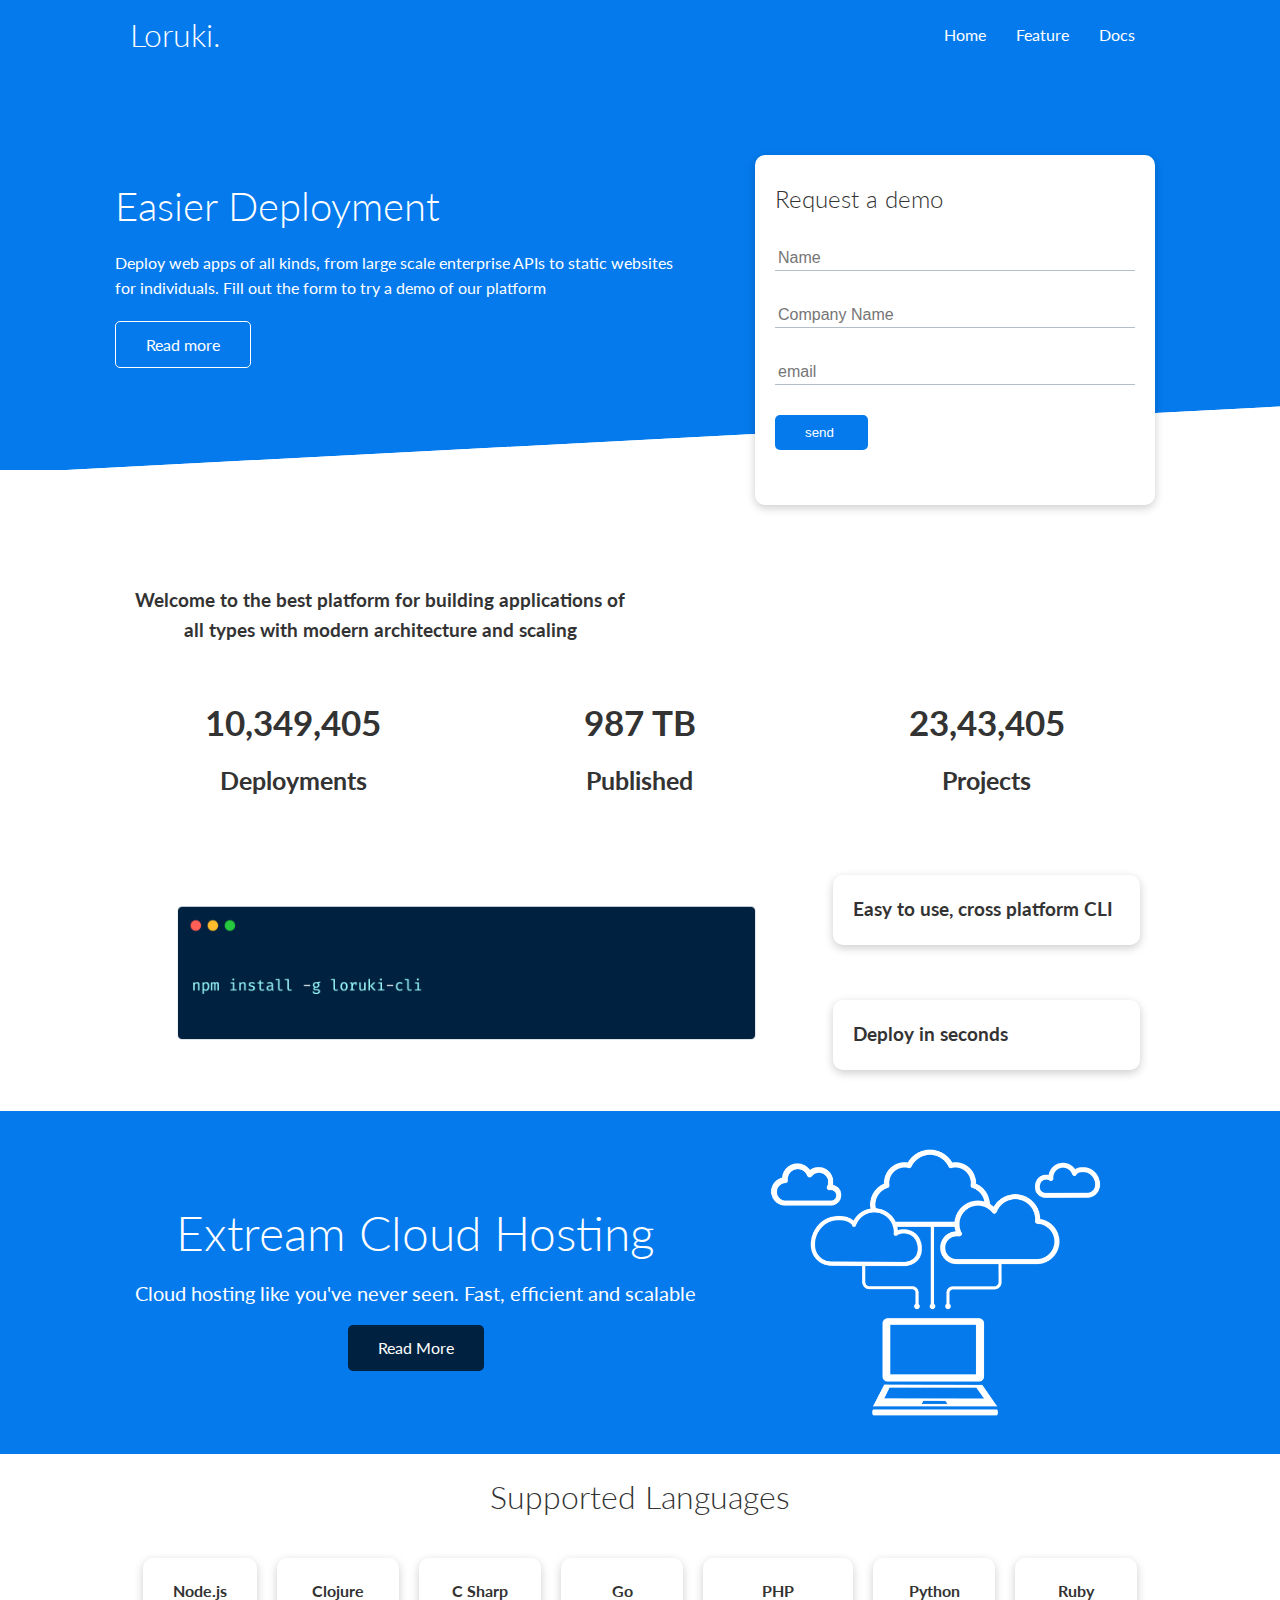
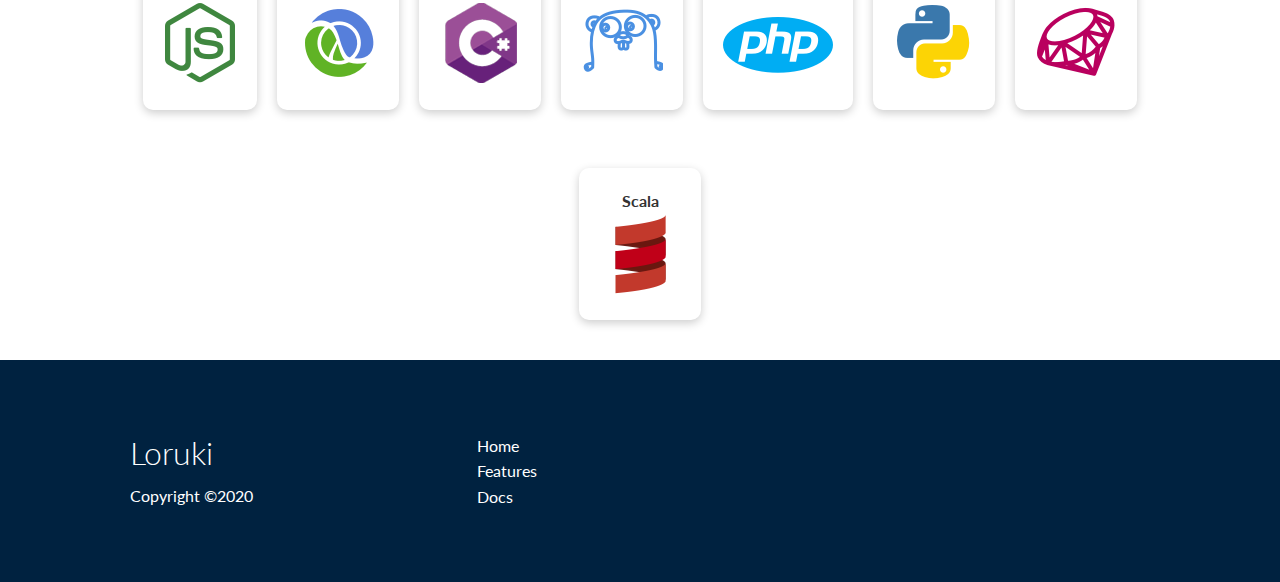
<file: index.html>
<!DOCTYPE html>
<html lang="en">
  <head>
    <meta charset="UTF-8" />
    <meta http-equiv="X-UA-Compatible" content="IE=edge" />
    <meta name="viewport" content="width=device-width, initial-scale=1.0" />
    <link
      rel="stylesheet"
      href="https://cdnjs.cloudflare.com/ajax/libs/font-awesome/6.2.1/css/all.min.css"
      integrity="sha512-MV7K8+y+gLIBoVD59lQIYicR65iaqukzvf/nwasF0nqhPay5w/9lJmVM2hMDcnK1OnMGCdVK+iQrJ7lzPJQd1w=="
      crossorigin="anonymous"
      referrerpolicy="no-referrer"
    />
    <link rel="stylesheet" href="css/style.css" />
    <title>Loruki | Cloud Hosting For Everyone</title>
  </head>
  <body>
    <!--Navbar-->
    <div class="navbar">
      <div class="container flex">
        <h1 class="logo">Loruki.</h1>
        <nav>
          <ul>
            <li><a href="index.html">Home</a></li>
            <li><a href="Features.html">Feature</a></li>
            <li><a href="docs.html">Docs</a></li>
          </ul>
        </nav>
      </div>
    </div>
    <!--Showcase-->
    <section class="showcase">
      <div class="container grid">
        <div class="showcase-text">
          <h1>Easier Deployment</h1>
          <p>
            Deploy web apps of all kinds, from large scale enterprise APIs to
            static websites for individuals. Fill out the form to try a demo of
            our platform
          </p>
          <a href="feature.html" class="btn btn-outline">Read more</a>
        </div>
        <div class="showcase-form card">
          <h2>Request a demo</h2>
          <form>
            <div class="form-control">
              <input type="text" name="name" placeholder="Name" required />
            </div>
            <div class="form-control">
              <input
                type="text"
                name="company"
                placeholder="Company Name"
                required
              />
            </div>
            <div class="form-control">
              <input type="email" name="email" placeholder="email" required />
            </div>
            <input type="submit" value="send " class="btn btn-primary" />
          </form>
        </div>
      </div>
    </section>
    <!--Staats-->
    <section class="stats">
      <div class="container">
        <h3 class="stats-heading text-center my-1">
          Welcome to the best platform for building applications of all types
          with modern architecture and scaling
        </h3>
        <div class="grid grid-3 text-center my-4">
          <div>
            <i class="fas fa-server fa-3x"> </i>
            <h3>10,349,405</h3>
            <p class="text-secondary">Deployments</p>
          </div>
          <div>
            <i class="fas fa-upload fa-3x"> </i>
            <h3>987 TB</h3>
            <p class="text-secondary">Published</p>
          </div>
          <div>
            <i class="fas fa-project-diagram fa-3x"> </i>
            <h3>23,43,405</h3>
            <p class="text-secondary">Projects</p>
          </div>
        </div>
      </div>
    </section>
    <!--cli-->
    <section class="cli">
      <div class="container grid">
        <img src="images/cli.png" alt="" />
        <div class="card"><h3>Easy to use, cross platform CLI</h3></div>
        <div class="card"><h3>Deploy in seconds</h3></div>
      </div>
    </section>
    <!--Cloud-->
    <section class="cloud bg-primary my-2 py-2">
      <div class="container grid">
        <div class="text-center">
          <h2 class="lg">Extream Cloud Hosting</h2>
          <p class="lead my-1">
            Cloud hosting like you've never seen. Fast, efficient and scalable
          </p>
          <a href="features.html" class="btn btn-dark">Read More</a>
        </div>
        <img src="images/cloud.png" alt="" />
      </div>
    </section>
    <!--Languages-->
    <section class="languages">
      <h2 class="md text-center my-2">Supported Languages</h2>
      <div class="container flex">
        <div class="card">
          <h4>Node.js</h4>
          <img src="images/logos/node.png" alt="" />
        </div>
        <div class="card">
          <h4>Clojure</h4>
          <img src="images/logos/clojure.png" alt="" />
        </div>
        <div class="card">
          <h4>C Sharp</h4>
          <img src="images/logos/csharp.png" alt="" />
        </div>
        <div class="card">
          <h4>Go</h4>
          <img src="images/logos/go.png" alt="" />
        </div>
        <div class="card">
          <h4>PHP</h4>
          <img src="images/logos/php.png" alt="" />
        </div>
        <div class="card">
          <h4>Python</h4>
          <img src="images/logos/python.png" alt="" />
        </div>
        <div class="card">
          <h4>Ruby</h4>
          <img src="images/logos/ruby.png" alt="" />
        </div>
        <div class="card">
          <h4>Scala</h4>
          <img src="images/logos/scala.png" alt="" />
        </div>
      </div>
    </section>
    <!--Footer-->
    <footer class="footer bg-dark py-5">
      <div class="container grid grid-3">
        <div>
          <h1>Loruki</h1>
          <p>Copyright &copy;2020</p>
        </div>
        <nav>
          <ul>
            <li><a href="index.html">Home</a></li>
            <li><a href="features.html">Features</a></li>
            <li><a href="docs.html">Docs</a></li>
          </ul>
        </nav>
        <div class="social">
          <a href="#"><i class="fab fa-twitter fa-2x"></i></a>
          <a href="#"><i class="fab fa-facebook fa-2x"></i></a>
          <a href="#"><i class="fab fa-github fa-2x"></i></a>
          <a href="#"><i class="fab fa-instagram fa-2x"></i></a>
        </div>
      </div>
    </footer>
  </body>
</html>
</file>
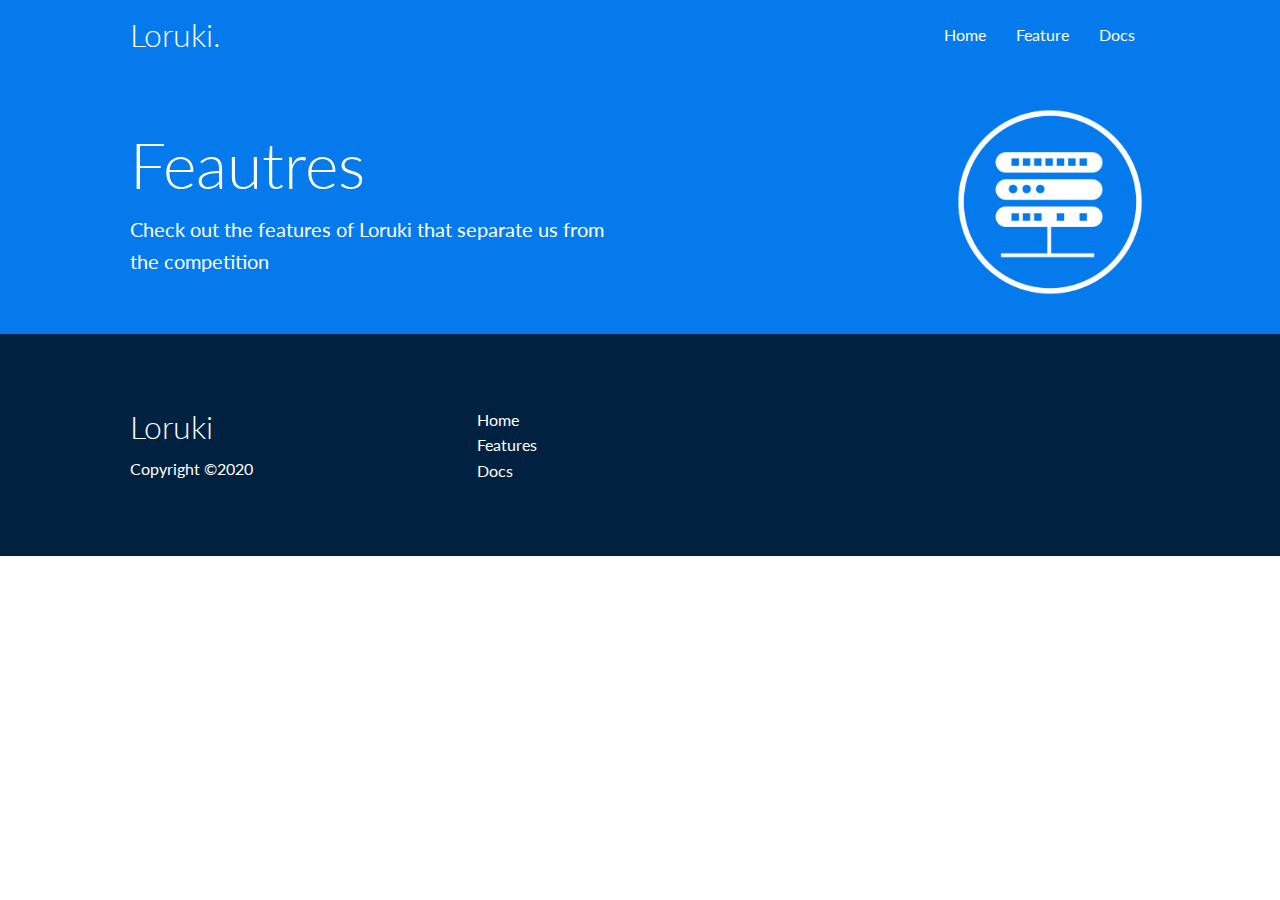
<file: features.html>
<!DOCTYPE html>
<html lang="en">
  <head>
    <meta charset="UTF-8" />
    <meta http-equiv="X-UA-Compatible" content="IE=edge" />
    <meta name="viewport" content="width=device-width, initial-scale=1.0" />
    <link
      rel="stylesheet"
      href="https://cdnjs.cloudflare.com/ajax/libs/font-awesome/6.2.1/css/all.min.css"
      integrity="sha512-MV7K8+y+gLIBoVD59lQIYicR65iaqukzvf/nwasF0nqhPay5w/9lJmVM2hMDcnK1OnMGCdVK+iQrJ7lzPJQd1w=="
      crossorigin="anonymous"
      referrerpolicy="no-referrer"
    />
    <link rel="stylesheet" href="css/style.css" />
    <title>Loruki | Cloud Hosting For Everyone</title>
  </head>
  <body>
    <!--Navbar-->
    <div class="navbar">
      <div class="container flex">
        <h1 class="logo">Loruki.</h1>
        <nav>
          <ul>
            <li><a href="index.html">Home</a></li>
            <li><a href="features.html">Feature</a></li>
            <li><a href="docs.html">Docs</a></li>
          </ul>
        </nav>
      </div>
    </div>
    <!--Head-->
    <div class="section feature-head bg-primary p-3">
      <div class="container grid">
        <div>
          <h1 class="xl">Feautres</h1>
          <p class="lead">
            Check out the features of Loruki that separate us from the
            competition
          </p>
        </div>
        <img src="images/server.png" alt="" />
      </div>
    </div>

    <!--Footer-->
    <footer class="footer bg-dark py-5">
      <div class="container grid grid-3">
        <div>
          <h1>Loruki</h1>
          <p>Copyright &copy;2020</p>
        </div>
        <nav>
          <ul>
            <li><a href="index.html">Home</a></li>
            <li><a href="features.html">Features</a></li>
            <li><a href="docs.html">Docs</a></li>
          </ul>
        </nav>
        <div class="social">
          <a href="#"><i class="fab fa-twitter fa-2x"></i></a>
          <a href="#"><i class="fab fa-facebook fa-2x"></i></a>
          <a href="#"><i class="fab fa-github fa-2x"></i></a>
          <a href="#"><i class="fab fa-instagram fa-2x"></i></a>
        </div>
      </div>
    </footer>
  </body>
</html>
</file>
<file: css/style.css>
@import url('https://fonts.googleapis.com/css2?family=DM+Sans:wght@700&family=Lato:wght@300&family=Nanum+Myeongjo&family=Roboto+Slab:wght@200;900&display=swap');

:root {
  --primary-color: #047aed;
  --secondary-color: #1c3fa8;
  --dark-color: #002240;
  --light-color: #f4f4f4;
}
* {
  box-sizing: border-box;
  padding: 0;
  margin: 0;
}
body {
  font-family: 'Lato', sans-serif;
  color: #333;
  line-height: 1.6;
}

ul {
  list-style-type: none;
}

a {
  text-decoration: none;
  color: #333;
}

h1,
h2 {
  font-weight: 300;
  line-height: 1.2;
  margin: 10px 0;
}
.text-center {
  text-align: center;
}
p {
  margin: 10px 0;
}

img {
  width: 100%;
}
/*Navbar*/
.navbar {
  background-color: var(--primary-color);
  color: #fff;
  height: 70px;
}
.navbar .flex {
  justify-content: space-between;
}
/*showcase*/
.showcase {
  height: 400px;
  background-color: var(--primary-color);
  color: #fff;
  position: relative;
}
.showcase h1 {
  font-size: 40px;
}
.showcase p {
  margin: 20px 0;
}

.showcase .grid {
  overflow: visible;
  grid-template-columns: 55% 45%;
  gap: 30px;
}
.showcase-form {
  position: relative;
  top: 60px;
  height: 350px;
  width: 400px;
  padding: 40px;
  z-index: 100;
  justify-self: flex-end;
}
.showcase-form .form-control {
  margin: 30px 0;
}
.showcase-form input[type='text'],
.showcase-form input[type='email'] {
  border: 0;
  border-bottom: 1px solid #b4becb;
  width: 100%;
  padding: 3px;
  font-size: 16px;
}
.showcase-form input:focus {
  outline: none;
}
.showcase::before,
.showcase::after {
  content: '';
  position: absolute;
  height: 100px;
  bottom: -70px;
  right: 0;
  left: 0;
  background-color: #fff;
  transform: skewY(-3deg);
}
/*Stats*/
.stats {
  padding-top: 100px;
}
.stats-heading {
  max-width: 500px;
  margin: auto;
}
.stats .grid h3 {
  font-size: 35px;
}
.stats .grid p {
  font-size: 25px;
  font-weight: bold;
}
/*Cli*/
.cli .grid {
  grid-template-columns: repeat(3, 1fr);
  grid-template-rows: repeat(2, 1fr);
}
.cli .grid > :first-child {
  grid-column: 1 / span 2;
  grid-row: 1 / span 2;
}
/*Cloud*/
.cloud .grid {
  grid-template-columns: 4fr 3fr;
}
/*utilities*/
.container {
  max-width: 1100px;
  margin: 0 auto;
  overflow: auto;
  padding: 0 40px;
}
.card {
  background-color: #fff;
  color: #333;
  border-radius: 10px;
  box-shadow: 0 3px 10px rgba(0, 0, 0, 0.2);
  padding: 20px;
  margin: 10px;
}
.btn {
  display: inline-block;
  padding: 10px 30px;
  cursor: pointer;
  background-color: var(--primary-color);
  color: #fff;
  border: none;
  border-radius: 5px;
}
.btn-outline {
  background-color: transparent;
  border: 1px #fff solid;
}
.btn:hover {
  transform: scale(0.98);
}
/*Background and coloured button*/
.bg-primary,
.btn-primary {
  background-color: var(--primary-color);
  color: #fff;
}
.bg-secondary,
.btn-secondary {
  background-color: var(--secondary-color);
  color: #fff;
}

.bg-dark,
.btn-dark {
  background-color: var(--dark-color);
  color: #fff;
}

.bg-light,
.btn-light {
  background-color: var(--light-color);
  color: #333;
}
.bg-primary a,
.btn-primary a,
.bg-secondary a,
.btn-secondary a,
.bg-dark a,
.btn-dark {
  color: #fff;
}

/*Text sizes*/
.lead {
  font-size: 20px;
}
.sm {
  font-size: 1rem;
}
.md {
  font-size: 2rem;
}
.lg {
  font-size: 3rem;
}
.xl {
  font-size: 4rem;
}
/*Margin*/
.my-1 {
  margin: 1rem 0;
}
.my-2 {
  margin: 1.5rem 0;
}
.my-3 {
  margin: 2rem 0;
}
.my-4 {
  margin: 3rem 0;
}
.my-5 {
  margin: 4rem 0;
}

.m-1 {
  margin: 1rem;
}
.m-2 {
  margin: 1.5rem;
}
.m-3 {
  margin: 2rem;
}
.m-4 {
  margin: 3rem;
}
.m-5 {
  margin: 4rem;
}

/*Padding*/
.py-1 {
  padding: 1rem 0;
}
.py-2 {
  padding: 1.5rem 0;
}
.py-3 {
  padding: 2rem 0;
}
.py-4 {
  padding: 3rem 0;
}
.py-5 {
  padding: 4rem 0;
}

.p-1 {
  padding: 1rem;
}
.p-2 {
  padding: 1.5rem;
}
.p-3 {
  padding: 2rem;
}
.p-4 {
  padding: 3rem;
}
.p-5 {
  padding: 4rem;
}
.flex {
  display: flex;
  height: 100%;
  justify-content: center;
  align-items: center;
}
.navbar ul {
  display: flex;
}
.navbar a {
  color: #fff;
  padding: 10px;
  margin: 0 5px;
}
.navbar a:hover {
  border-bottom: 2px #fff solid;
}
.grid {
  display: grid;
  grid-template-columns: repeat(2, 1fr);
  gap: 20px;
  justify-content: center;
  align-items: center;
  height: 100%;
}
.grid-3 {
  grid-template-columns: repeat(3, 1fr);
}
/*Languages*/
.languages .flex {
  flex-wrap: wrap;
}
.languages .card {
  text-align: center;
  margin: 18px 10px 40px;
  transition: transform 0.2s ease-in;
}
.languages .card .h4 {
  font-size: 20px;
  margin: 10px;
}
.languages .card:hover {
  transform: translateY(-15px);
}
/*Features*/
.feature-head img {
  width: 200px;
  justify-self: flex-end;
}
/*Footer*/
footer .social a {
  margin: 0 10px;
}
/*Tablets and under*/
@media (max-width: 768px) {
  .grid,
  .showcase .grid,
  .stats .grid,
  .cli .grid,
  .cloud .grid {
    grid-template-columns: 1fr;
    grid-template-rows: 1fr;
  }
  .showcase {
    height: auto;
  }
  .showcase-text {
    text-align: center;
    margin-top: 40px;
  }
  .showcase-form {
    justify-self: center;
    margin: auto;
  }
  .cli .grid > :first-child {
    grid-column: 1;
    grid-row: 1;
  }
}
/*Mobile*/
@media (max-width: 500px) {
  .navbar {
    height: 110px;
  }
  .navbar .flex {
    flex-direction: column;
  }
  .navbar ul {
    padding: 10px;
    background-color: rgba(0, 0, 0, 0.1);
  }
} ;
</file>
